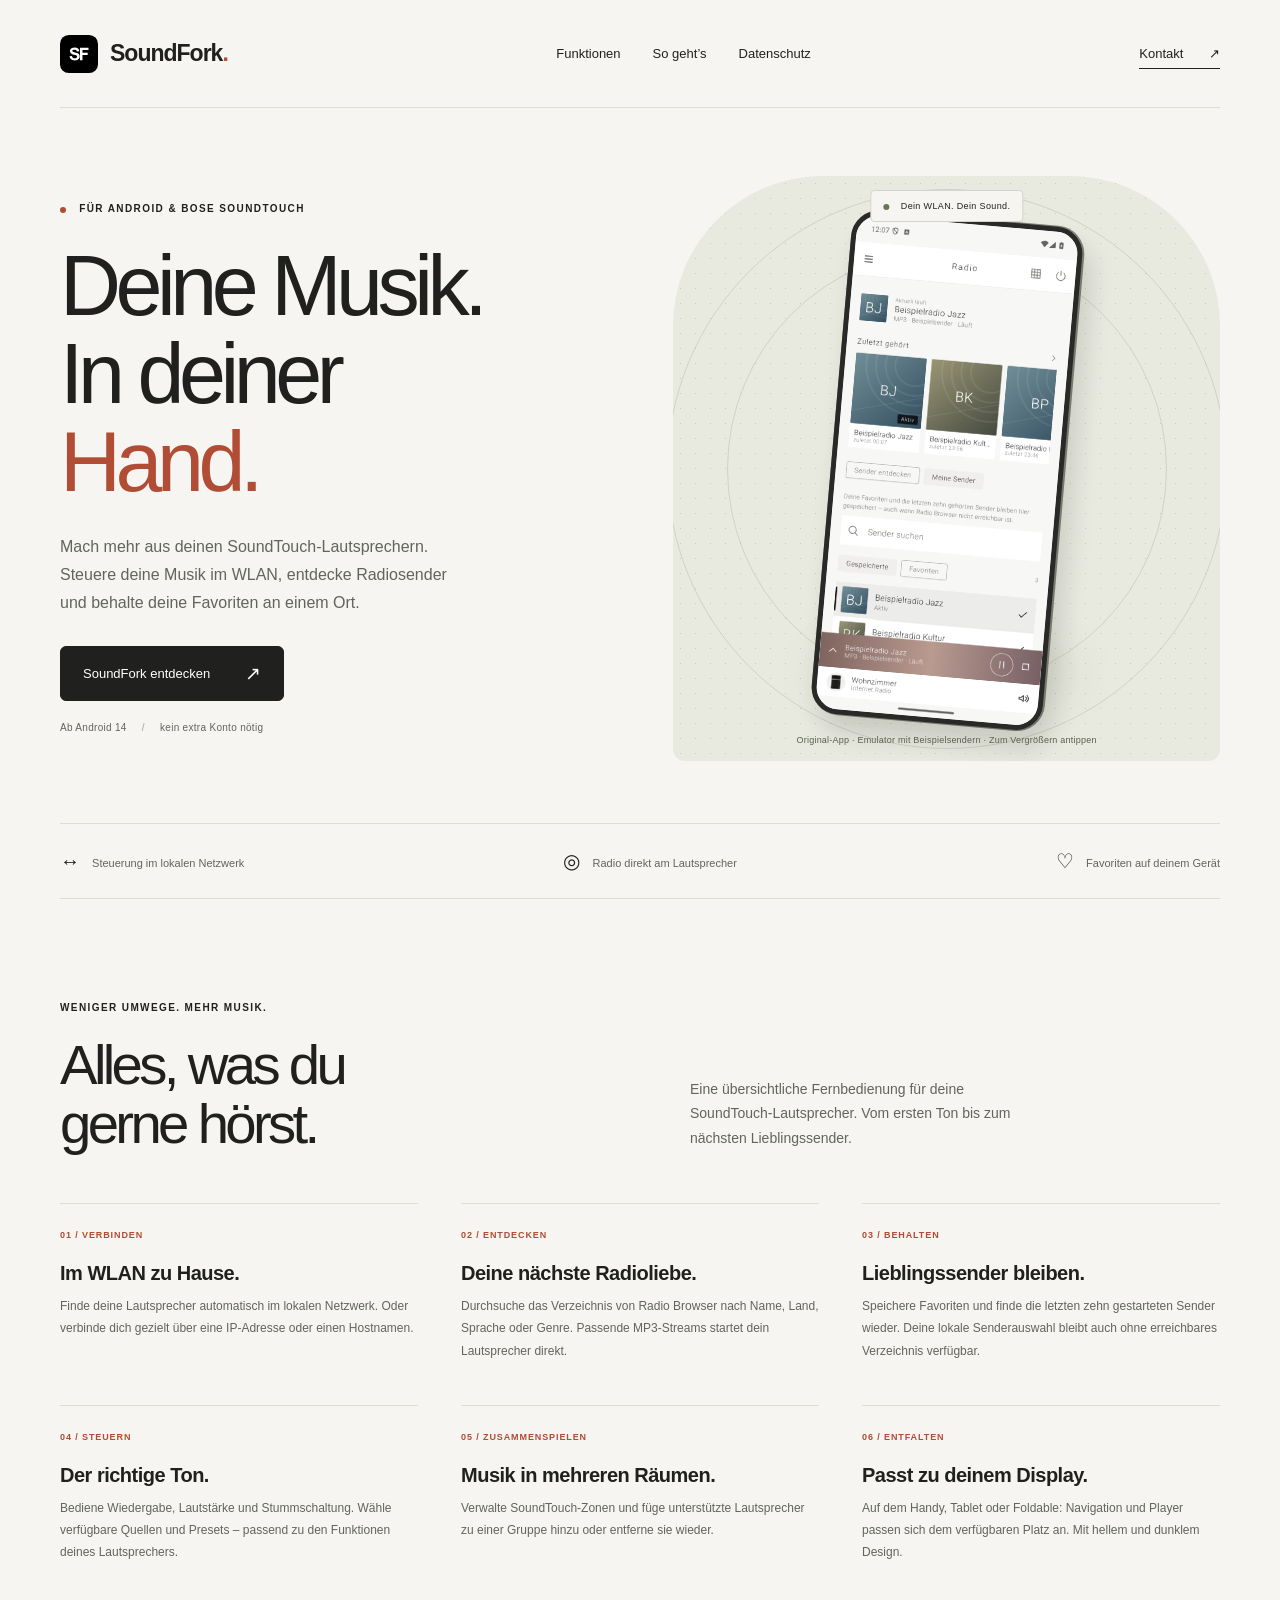
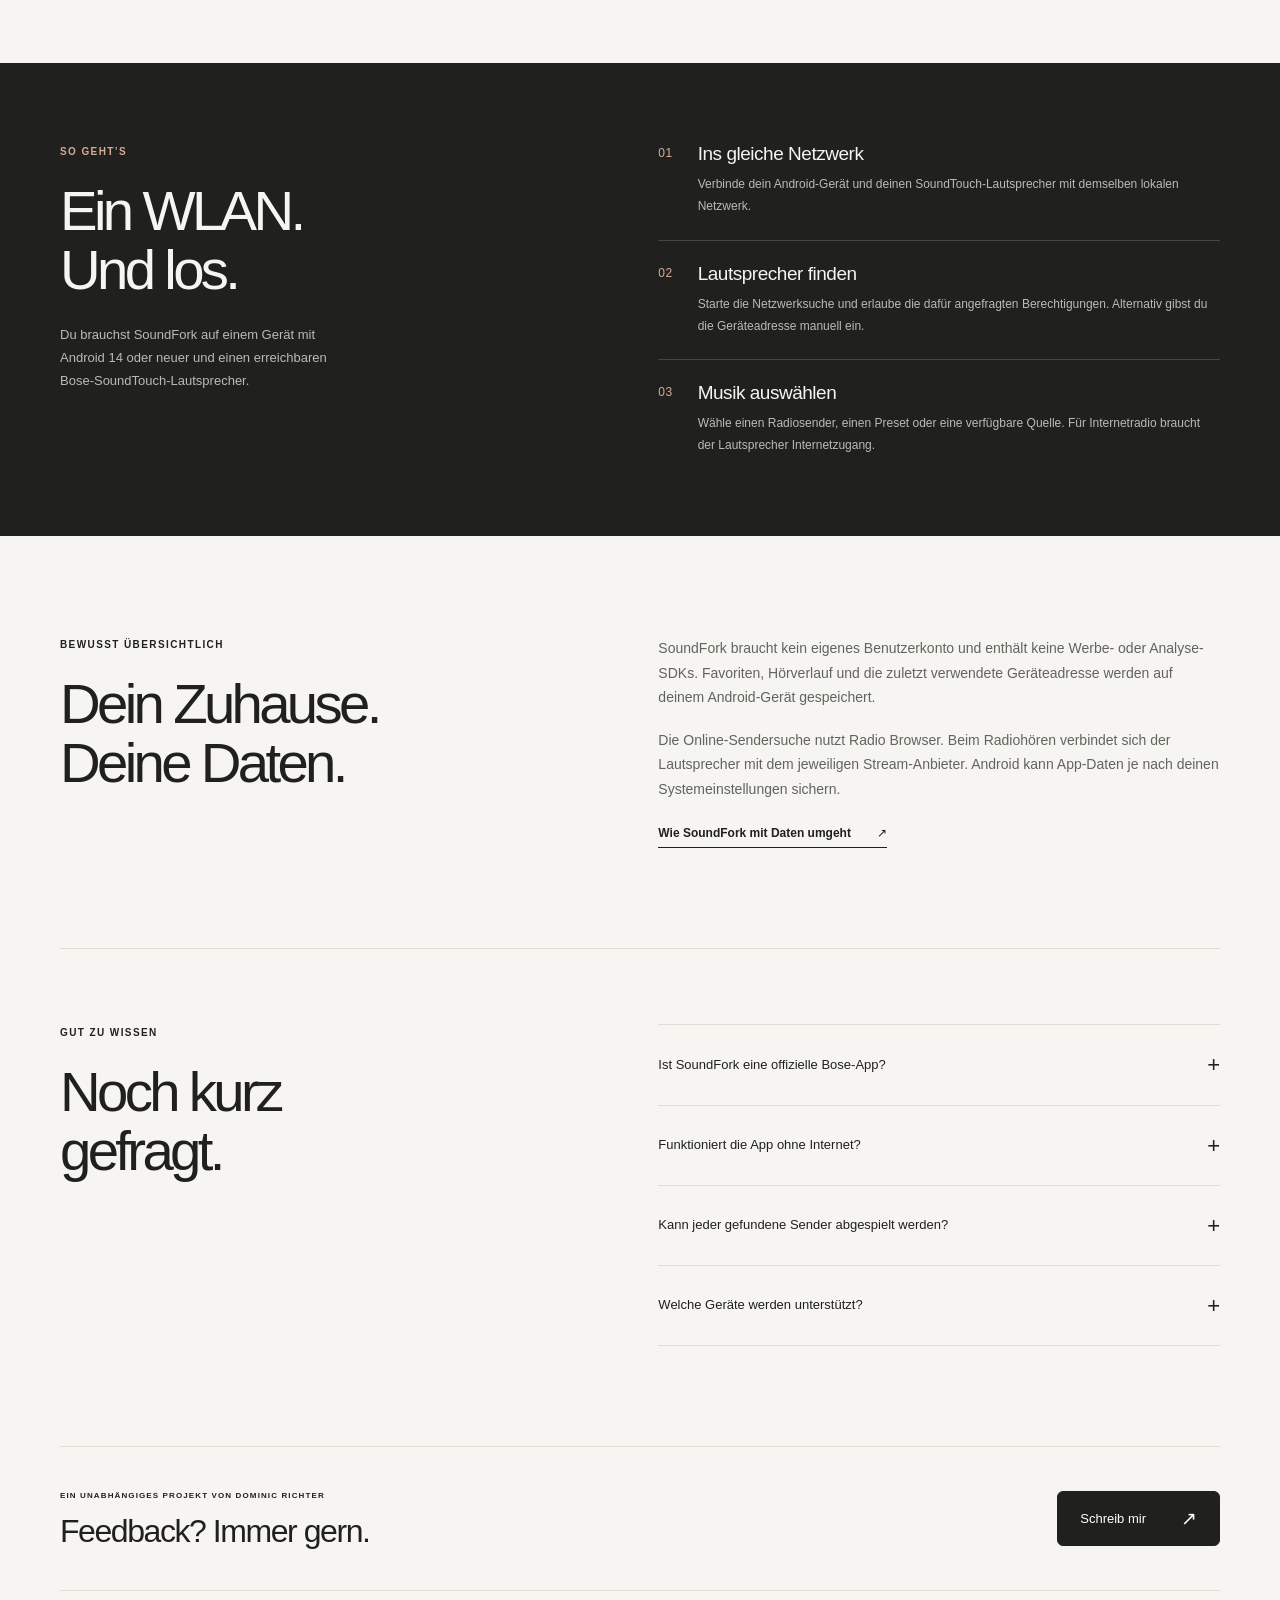
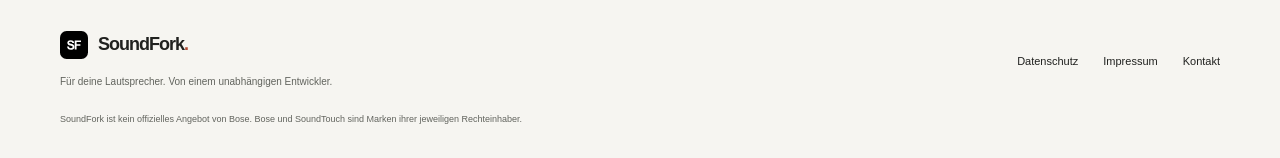
<file: website/index.html>
<!doctype html>
<html lang="de">
<head>
  <meta charset="utf-8">
  <meta name="viewport" content="width=device-width, initial-scale=1">
  <meta name="description" content="SoundFork für Android: Bose SoundTouch im lokalen Netzwerk steuern, Radiosender entdecken und Lieblingssender speichern. Ein unabhängiges Projekt.">
  <meta name="theme-color" content="#f6f5f1">
  <meta name="referrer" content="strict-origin-when-cross-origin">
  <title>SoundFork – Deine Musik. In deiner Hand.</title>
  <link rel="icon" href="assets/soundfork-logo.svg" type="image/svg+xml">
  <link rel="stylesheet" href="styles.css">
</head>
<body>
  <a class="skip-link" href="#inhalt">Zum Inhalt springen</a>
  <header class="site-header wrap">
    <a class="brand" href="index.html" aria-label="SoundFork Startseite"><img src="assets/soundfork-logo.svg" alt="" width="38" height="38">SoundFork<span class="brand-dot">.</span></a>
    <nav aria-label="Hauptnavigation">
      <a href="#funktionen">Funktionen</a>
      <a href="#start">So geht’s</a>
      <a href="datenschutz.html">Datenschutz</a>
    </nav>
    <a class="header-contact" href="mailto:kontakt@twitnic.de">Kontakt <span aria-hidden="true">↗</span></a>
  </header>

  <main id="inhalt">
    <section class="hero wrap" aria-labelledby="hero-title">
      <div class="hero-copy">
        <p class="eyebrow"><span class="status-dot"></span> Für Android &amp; Bose SoundTouch</p>
        <h1 id="hero-title">Deine Musik.<br>In deiner<br><span class="accent">Hand.</span></h1>
        <p class="hero-intro">Mach mehr aus deinen SoundTouch-Lautsprechern. Steuere deine Musik im WLAN, entdecke Radiosender und behalte deine Favoriten an einem Ort.</p>
        <a class="button" href="#funktionen">SoundFork entdecken <span aria-hidden="true">↗</span></a>
        <p class="hero-meta">Ab Android 14 <span aria-hidden="true">/</span> kein extra Konto nötig</p>
      </div>

      <figure class="app-stage">
        <div class="stage-orbit orbit-one" aria-hidden="true"></div>
        <div class="stage-orbit orbit-two" aria-hidden="true"></div>
        <div class="stage-label" aria-hidden="true"><span class="status-dot"></span> Dein WLAN. Dein Sound.</div>
        <a class="phone" href="assets/soundfork-app-radio.png" aria-label="Echten SoundFork-Screenshot in voller Größe öffnen">
          <img src="assets/soundfork-app-radio.png" alt="Die tatsächliche SoundFork-Radioansicht mit zuletzt gehörten Sendern, Favoriten und dem Player im hellen Design. Aufnahme im Android-Emulator mit Beispielsendern." width="1280" height="2856" fetchpriority="high">
        </a>
        <figcaption>Original-App · Emulator mit Beispielsendern · Zum Vergrößern antippen</figcaption>
      </figure>
    </section>

    <div class="principles wrap" aria-label="Das Wichtigste">
      <span><span class="small-symbol" aria-hidden="true">↔</span> Steuerung im lokalen Netzwerk</span>
      <span><span class="small-symbol" aria-hidden="true">◎</span> Radio direkt am Lautsprecher</span>
      <span><span class="small-symbol" aria-hidden="true">♡</span> Favoriten auf deinem Gerät</span>
    </div>

    <section class="features section wrap" id="funktionen" aria-labelledby="features-title">
      <div class="section-heading"><p class="eyebrow">Weniger Umwege. Mehr Musik.</p><h2 id="features-title">Alles, was du<br>gerne hörst.</h2><p>Eine übersichtliche Fernbedienung für deine SoundTouch-Lautsprecher. Vom ersten Ton bis zum nächsten Lieblingssender.</p></div>
      <div class="feature-grid">
        <article class="feature"><span class="feature-number">01 / VERBINDEN</span><h3>Im WLAN zu Hause.</h3><p>Finde deine Lautsprecher automatisch im lokalen Netzwerk. Oder verbinde dich gezielt über eine IP-Adresse oder einen Hostnamen.</p></article>
        <article class="feature"><span class="feature-number">02 / ENTDECKEN</span><h3>Deine nächste Radioliebe.</h3><p>Durchsuche das Verzeichnis von Radio Browser nach Name, Land, Sprache oder Genre. Passende MP3-Streams startet dein Lautsprecher direkt.</p></article>
        <article class="feature"><span class="feature-number">03 / BEHALTEN</span><h3>Lieblingssender bleiben.</h3><p>Speichere Favoriten und finde die letzten zehn gestarteten Sender wieder. Deine lokale Senderauswahl bleibt auch ohne erreichbares Verzeichnis verfügbar.</p></article>
        <article class="feature"><span class="feature-number">04 / STEUERN</span><h3>Der richtige Ton.</h3><p>Bediene Wiedergabe, Lautstärke und Stummschaltung. Wähle verfügbare Quellen und Presets – passend zu den Funktionen deines Lautsprechers.</p></article>
        <article class="feature"><span class="feature-number">05 / ZUSAMMENSPIELEN</span><h3>Musik in mehreren Räumen.</h3><p>Verwalte SoundTouch-Zonen und füge unterstützte Lautsprecher zu einer Gruppe hinzu oder entferne sie wieder.</p></article>
        <article class="feature"><span class="feature-number">06 / ENTFALTEN</span><h3>Passt zu deinem Display.</h3><p>Auf dem Handy, Tablet oder Foldable: Navigation und Player passen sich dem verfügbaren Platz an. Mit hellem und dunklem Design.</p></article>
      </div>
    </section>

    <section class="setup-section" id="start" aria-labelledby="setup-title">
      <div class="wrap setup-inner">
        <div class="setup-heading"><p class="eyebrow">So geht’s</p><h2 id="setup-title">Ein WLAN.<br>Und los.</h2><p>Du brauchst SoundFork auf einem Gerät mit Android 14 oder neuer und einen erreichbaren Bose-SoundTouch-Lautsprecher.</p></div>
        <ol class="steps">
          <li><span class="step-number">01</span><div><h3>Ins gleiche Netzwerk</h3><p>Verbinde dein Android-Gerät und deinen SoundTouch-Lautsprecher mit demselben lokalen Netzwerk.</p></div></li>
          <li><span class="step-number">02</span><div><h3>Lautsprecher finden</h3><p>Starte die Netzwerksuche und erlaube die dafür angefragten Berechtigungen. Alternativ gibst du die Geräteadresse manuell ein.</p></div></li>
          <li><span class="step-number">03</span><div><h3>Musik auswählen</h3><p>Wähle einen Radiosender, einen Preset oder eine verfügbare Quelle. Für Internetradio braucht der Lautsprecher Internetzugang.</p></div></li>
        </ol>
      </div>
    </section>

    <section class="privacy-teaser section wrap" aria-labelledby="privacy-title">
      <div><p class="eyebrow">Bewusst übersichtlich</p><h2 id="privacy-title">Dein Zuhause.<br>Deine Daten.</h2></div>
      <div class="privacy-copy"><p>SoundFork braucht kein eigenes Benutzerkonto und enthält keine Werbe- oder Analyse-SDKs. Favoriten, Hörverlauf und die zuletzt verwendete Geräteadresse werden auf deinem Android-Gerät gespeichert.</p><p>Die Online-Sendersuche nutzt Radio Browser. Beim Radiohören verbindet sich der Lautsprecher mit dem jeweiligen Stream-Anbieter. Android kann App-Daten je nach deinen Systemeinstellungen sichern.</p><a class="text-link" href="datenschutz.html">Wie SoundFork mit Daten umgeht <span aria-hidden="true">↗</span></a></div>
    </section>

    <section class="faq section wrap" aria-labelledby="faq-title">
      <div><p class="eyebrow">Gut zu wissen</p><h2 id="faq-title">Noch kurz<br>gefragt.</h2></div>
      <div class="faq-items">
        <details><summary>Ist SoundFork eine offizielle Bose-App?<span aria-hidden="true">+</span></summary><p>SoundFork ist ein unabhängiges Projekt von Dominic Richter. Es besteht keine geschäftliche oder organisatorische Verbindung zu Bose. Bose und SoundTouch sind Marken ihrer jeweiligen Rechteinhaber.</p></details>
        <details><summary>Funktioniert die App ohne Internet?<span aria-hidden="true">+</span></summary><p>Die lokale Lautsprechersteuerung benötigt eine Verbindung zum Lautsprecher im Netzwerk. Gespeicherte Sender lassen sich ohne Verzeichnissuche auswählen. Für die Online-Suche und für Internetradio ist weiterhin Internetzugang erforderlich.</p></details>
        <details><summary>Kann jeder gefundene Sender abgespielt werden?<span aria-hidden="true">+</span></summary><p>Die Suche berücksichtigt MP3-Streams ohne HLS. Ob ein Stream auf deinem SoundTouch funktioniert, hängt zusätzlich von Sender und Gerät ab. SoundFork kennzeichnet einen Sender für das jeweilige Gerät als bestätigt, wenn der Lautsprecher die passende laufende Wiedergabe gemeldet hat. Das ist keine dauerhafte Wiedergabegarantie.</p></details>
        <details><summary>Welche Geräte werden unterstützt?<span aria-hidden="true">+</span></summary><p>SoundFork richtet sich an Bose-SoundTouch-Lautsprecher mit erreichbarer lokaler SoundTouch-Schnittstelle. Funktionen hängen vom Modell und dessen Firmware ab. Andere Bose-Produktfamilien sind damit nicht automatisch kompatibel. SoundFork wird vom Entwickler regelmäßig mit einem Pixel-Telefon an einem SoundTouch-Radio getestet.</p></details>
      </div>
    </section>

    <section class="contact-strip wrap" aria-label="Kontakt"><div><p class="eyebrow">Ein unabhängiges Projekt von Dominic Richter</p><h2>Feedback? Immer gern.</h2></div><a class="button" href="mailto:kontakt@twitnic.de">Schreib mir <span aria-hidden="true">↗</span></a></section>
  </main>

  <footer class="site-footer wrap"><div><a class="brand footer-brand" href="index.html"><img src="assets/soundfork-logo.svg" alt="" width="28" height="28">SoundFork<span class="brand-dot">.</span></a><p>Für deine Lautsprecher. Von einem unabhängigen Entwickler.</p></div><nav aria-label="Rechtliches"><a href="datenschutz.html">Datenschutz</a><a href="impressum.html">Impressum</a><a href="mailto:kontakt@twitnic.de">Kontakt</a></nav><p class="trademark">SoundFork ist kein offizielles Angebot von Bose. Bose und SoundTouch sind Marken ihrer jeweiligen Rechteinhaber.</p></footer>
</body>
</html>
</file>
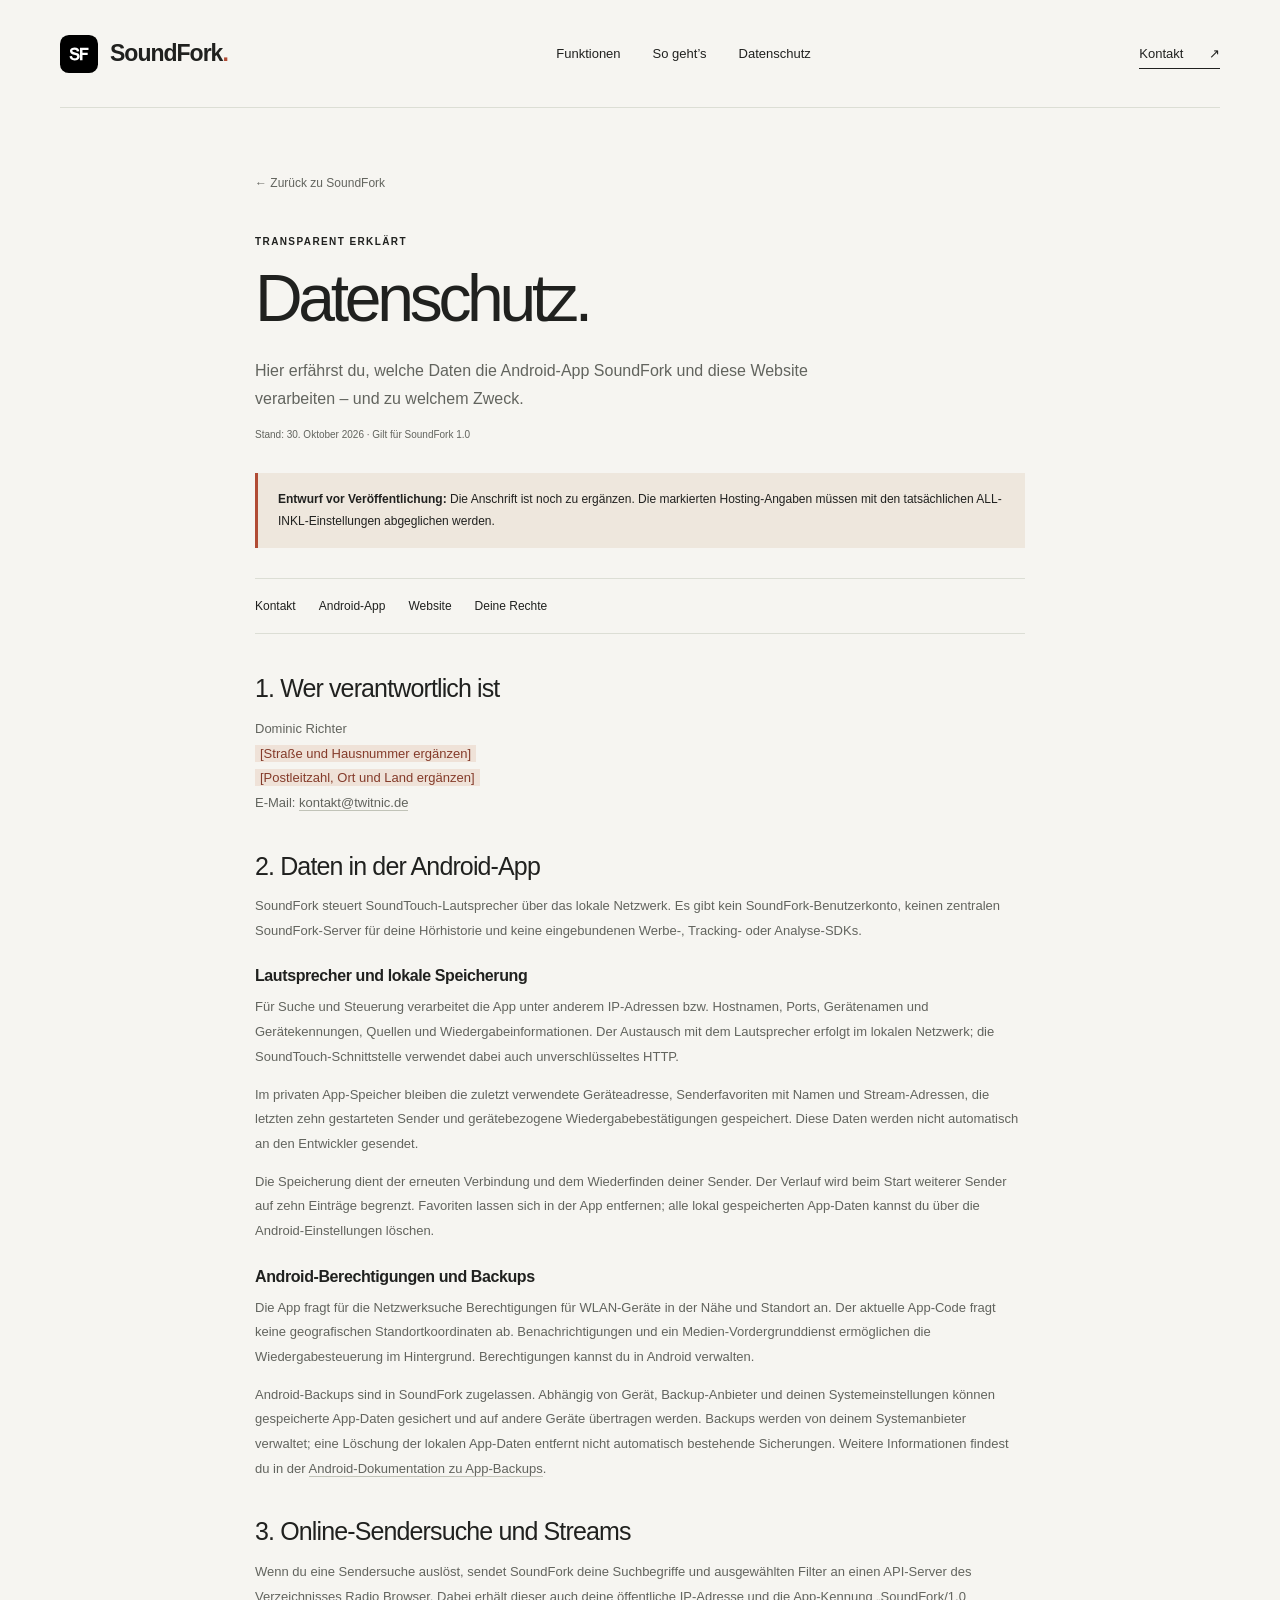
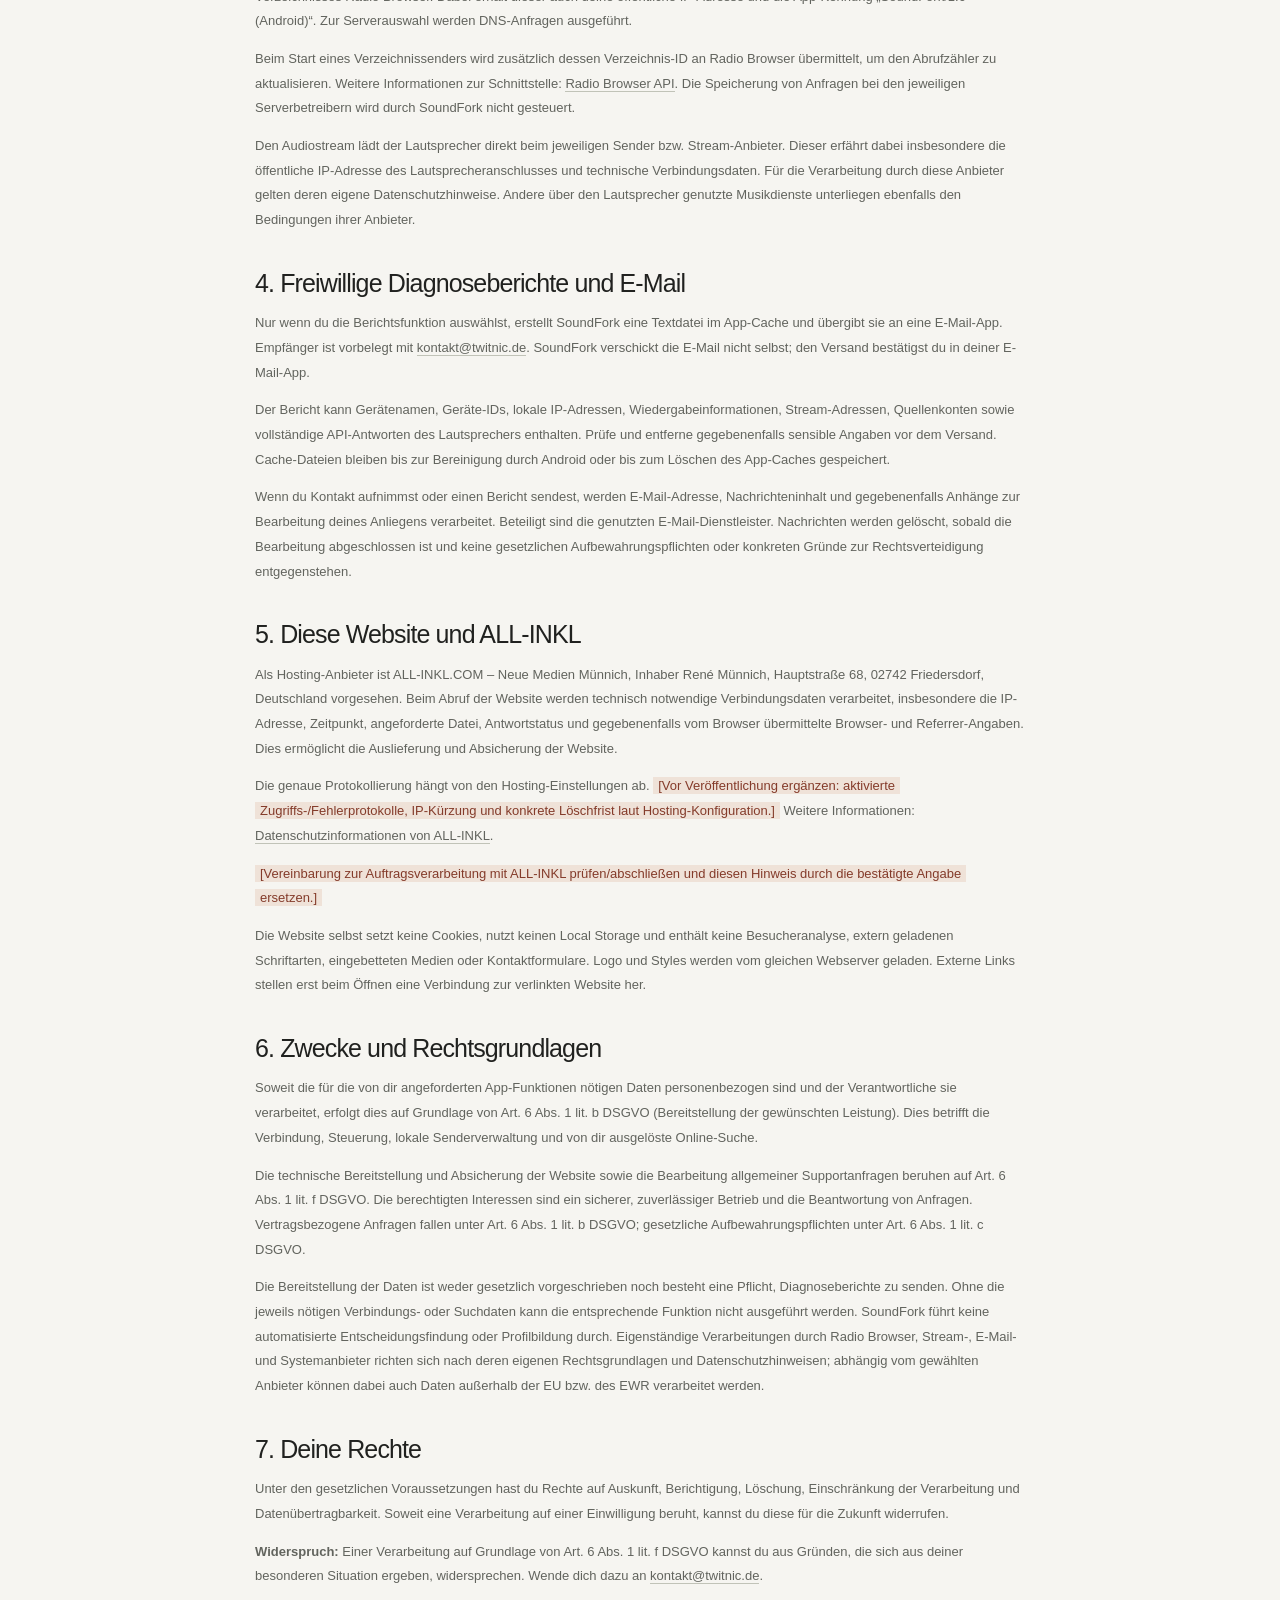
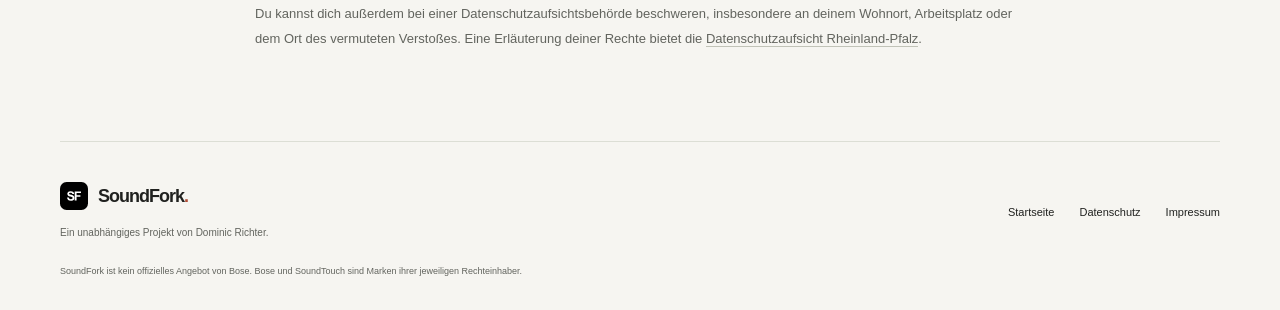
<file: website/datenschutz.html>
<!doctype html>
<html lang="de">
<head>
  <meta charset="utf-8">
  <meta name="viewport" content="width=device-width, initial-scale=1">
  <meta name="description" content="Informationen zum Datenschutz in der Android-App SoundFork und auf dieser Website: lokale Daten, Radio Browser, Diagnoseberichte und Hosting.">
  <meta name="theme-color" content="#f6f5f1">
  <meta name="referrer" content="strict-origin-when-cross-origin">
  <title>Datenschutz – SoundFork</title>
  <link rel="icon" href="assets/soundfork-logo.svg" type="image/svg+xml">
  <link rel="stylesheet" href="styles.css">
</head>
<body>
  <a class="skip-link" href="#inhalt">Zum Inhalt springen</a>
  <header class="site-header wrap">
    <a class="brand" href="index.html" aria-label="SoundFork Startseite"><img src="assets/soundfork-logo.svg" alt="" width="38" height="38">SoundFork<span class="brand-dot">.</span></a>
    <nav aria-label="Hauptnavigation"><a href="index.html#funktionen">Funktionen</a><a href="index.html#start">So geht’s</a><a href="datenschutz.html" aria-current="page">Datenschutz</a></nav>
    <a class="header-contact" href="mailto:kontakt@twitnic.de">Kontakt <span aria-hidden="true">↗</span></a>
  </header>

  <main class="legal-main wrap" id="inhalt">
    <a class="back-link" href="index.html">← Zurück zu SoundFork</a>
    <p class="eyebrow">Transparent erklärt</p>
    <h1>Datenschutz.</h1>
    <p class="legal-intro">Hier erfährst du, welche Daten die Android-App SoundFork und diese Website verarbeiten – und zu welchem Zweck.</p>
    <p class="legal-date">Stand: 30. Oktober 2026 · Gilt für SoundFork 1.0</p>
    <aside class="draft-note" aria-label="Hinweis zum Entwurf"><strong>Entwurf vor Veröffentlichung:</strong> Die Anschrift ist noch zu ergänzen. Die markierten Hosting-Angaben müssen mit den tatsächlichen ALL-INKL-Einstellungen abgeglichen werden.</aside>
    <nav class="legal-toc" aria-label="Inhalt der Datenschutzerklärung"><a href="#verantwortlich">Kontakt</a><a href="#app">Android-App</a><a href="#website">Website</a><a href="#rechte">Deine Rechte</a></nav>

    <section class="legal-section" id="verantwortlich">
      <h2>1. Wer verantwortlich ist</h2>
      <address>Dominic Richter<br><span class="placeholder">[Straße und Hausnummer ergänzen]</span><br><span class="placeholder">[Postleitzahl, Ort und Land ergänzen]</span><br>E-Mail: <a href="mailto:kontakt@twitnic.de">kontakt@twitnic.de</a></address>
    </section>

    <section class="legal-section" id="app">
      <h2>2. Daten in der Android-App</h2>
      <p>SoundFork steuert SoundTouch-Lautsprecher über das lokale Netzwerk. Es gibt kein SoundFork-Benutzerkonto, keinen zentralen SoundFork-Server für deine Hörhistorie und keine eingebundenen Werbe-, Tracking- oder Analyse-SDKs.</p>
      <h3>Lautsprecher und lokale Speicherung</h3>
      <p>Für Suche und Steuerung verarbeitet die App unter anderem IP-Adressen bzw. Hostnamen, Ports, Gerätenamen und Gerätekennungen, Quellen und Wiedergabeinformationen. Der Austausch mit dem Lautsprecher erfolgt im lokalen Netzwerk; die SoundTouch-Schnittstelle verwendet dabei auch unverschlüsseltes HTTP.</p>
      <p>Im privaten App-Speicher bleiben die zuletzt verwendete Geräteadresse, Senderfavoriten mit Namen und Stream-Adressen, die letzten zehn gestarteten Sender und gerätebezogene Wiedergabebestätigungen gespeichert. Diese Daten werden nicht automatisch an den Entwickler gesendet.</p>
      <p>Die Speicherung dient der erneuten Verbindung und dem Wiederfinden deiner Sender. Der Verlauf wird beim Start weiterer Sender auf zehn Einträge begrenzt. Favoriten lassen sich in der App entfernen; alle lokal gespeicherten App-Daten kannst du über die Android-Einstellungen löschen.</p>
      <h3>Android-Berechtigungen und Backups</h3>
      <p>Die App fragt für die Netzwerksuche Berechtigungen für WLAN-Geräte in der Nähe und Standort an. Der aktuelle App-Code fragt keine geografischen Standortkoordinaten ab. Benachrichtigungen und ein Medien-Vordergrunddienst ermöglichen die Wiedergabesteuerung im Hintergrund. Berechtigungen kannst du in Android verwalten.</p>
      <p>Android-Backups sind in SoundFork zugelassen. Abhängig von Gerät, Backup-Anbieter und deinen Systemeinstellungen können gespeicherte App-Daten gesichert und auf andere Geräte übertragen werden. Backups werden von deinem Systemanbieter verwaltet; eine Löschung der lokalen App-Daten entfernt nicht automatisch bestehende Sicherungen. Weitere Informationen findest du in der <a href="https://developer.android.com/identity/data/autobackup">Android-Dokumentation zu App-Backups</a>.</p>
    </section>

    <section class="legal-section" id="radio">
      <h2>3. Online-Sendersuche und Streams</h2>
      <p>Wenn du eine Sendersuche auslöst, sendet SoundFork deine Suchbegriffe und ausgewählten Filter an einen API-Server des Verzeichnisses Radio Browser. Dabei erhält dieser auch deine öffentliche IP-Adresse und die App-Kennung „SoundFork/1.0 (Android)“. Zur Serverauswahl werden DNS-Anfragen ausgeführt.</p>
      <p>Beim Start eines Verzeichnissenders wird zusätzlich dessen Verzeichnis-ID an Radio Browser übermittelt, um den Abrufzähler zu aktualisieren. Weitere Informationen zur Schnittstelle: <a href="https://docs.radio-browser.info/">Radio Browser API</a>. Die Speicherung von Anfragen bei den jeweiligen Serverbetreibern wird durch SoundFork nicht gesteuert.</p>
      <p>Den Audiostream lädt der Lautsprecher direkt beim jeweiligen Sender bzw. Stream-Anbieter. Dieser erfährt dabei insbesondere die öffentliche IP-Adresse des Lautsprecheranschlusses und technische Verbindungsdaten. Für die Verarbeitung durch diese Anbieter gelten deren eigene Datenschutzhinweise. Andere über den Lautsprecher genutzte Musikdienste unterliegen ebenfalls den Bedingungen ihrer Anbieter.</p>
    </section>

    <section class="legal-section" id="berichte">
      <h2>4. Freiwillige Diagnoseberichte und E-Mail</h2>
      <p>Nur wenn du die Berichtsfunktion auswählst, erstellt SoundFork eine Textdatei im App-Cache und übergibt sie an eine E-Mail-App. Empfänger ist vorbelegt mit <a href="mailto:kontakt@twitnic.de">kontakt@twitnic.de</a>. SoundFork verschickt die E-Mail nicht selbst; den Versand bestätigst du in deiner E-Mail-App.</p>
      <p>Der Bericht kann Gerätenamen, Geräte-IDs, lokale IP-Adressen, Wiedergabeinformationen, Stream-Adressen, Quellenkonten sowie vollständige API-Antworten des Lautsprechers enthalten. Prüfe und entferne gegebenenfalls sensible Angaben vor dem Versand. Cache-Dateien bleiben bis zur Bereinigung durch Android oder bis zum Löschen des App-Caches gespeichert.</p>
      <p>Wenn du Kontakt aufnimmst oder einen Bericht sendest, werden E-Mail-Adresse, Nachrichteninhalt und gegebenenfalls Anhänge zur Bearbeitung deines Anliegens verarbeitet. Beteiligt sind die genutzten E-Mail-Dienstleister. Nachrichten werden gelöscht, sobald die Bearbeitung abgeschlossen ist und keine gesetzlichen Aufbewahrungspflichten oder konkreten Gründe zur Rechtsverteidigung entgegenstehen.</p>
    </section>

    <section class="legal-section" id="website">
      <h2>5. Diese Website und ALL-INKL</h2>
      <p>Als Hosting-Anbieter ist ALL-INKL.COM – Neue Medien Münnich, Inhaber René Münnich, Hauptstraße 68, 02742 Friedersdorf, Deutschland vorgesehen. Beim Abruf der Website werden technisch notwendige Verbindungsdaten verarbeitet, insbesondere die IP-Adresse, Zeitpunkt, angeforderte Datei, Antwortstatus und gegebenenfalls vom Browser übermittelte Browser- und Referrer-Angaben. Dies ermöglicht die Auslieferung und Absicherung der Website.</p>
      <p>Die genaue Protokollierung hängt von den Hosting-Einstellungen ab. <span class="placeholder">[Vor Veröffentlichung ergänzen: aktivierte Zugriffs-/Fehlerprotokolle, IP-Kürzung und konkrete Löschfrist laut Hosting-Konfiguration.]</span> Weitere Informationen: <a href="https://all-inkl.com/datenschutzinformationen/">Datenschutzinformationen von ALL-INKL</a>.</p>
      <p><span class="placeholder">[Vereinbarung zur Auftragsverarbeitung mit ALL-INKL prüfen/abschließen und diesen Hinweis durch die bestätigte Angabe ersetzen.]</span></p>
      <p>Die Website selbst setzt keine Cookies, nutzt keinen Local Storage und enthält keine Besucheranalyse, extern geladenen Schriftarten, eingebetteten Medien oder Kontaktformulare. Logo und Styles werden vom gleichen Webserver geladen. Externe Links stellen erst beim Öffnen eine Verbindung zur verlinkten Website her.</p>
    </section>

    <section class="legal-section" id="grundlagen">
      <h2>6. Zwecke und Rechtsgrundlagen</h2>
      <p>Soweit die für die von dir angeforderten App-Funktionen nötigen Daten personenbezogen sind und der Verantwortliche sie verarbeitet, erfolgt dies auf Grundlage von Art. 6 Abs. 1 lit. b DSGVO (Bereitstellung der gewünschten Leistung). Dies betrifft die Verbindung, Steuerung, lokale Senderverwaltung und von dir ausgelöste Online-Suche.</p>
      <p>Die technische Bereitstellung und Absicherung der Website sowie die Bearbeitung allgemeiner Supportanfragen beruhen auf Art. 6 Abs. 1 lit. f DSGVO. Die berechtigten Interessen sind ein sicherer, zuverlässiger Betrieb und die Beantwortung von Anfragen. Vertragsbezogene Anfragen fallen unter Art. 6 Abs. 1 lit. b DSGVO; gesetzliche Aufbewahrungspflichten unter Art. 6 Abs. 1 lit. c DSGVO.</p>
      <p>Die Bereitstellung der Daten ist weder gesetzlich vorgeschrieben noch besteht eine Pflicht, Diagnoseberichte zu senden. Ohne die jeweils nötigen Verbindungs- oder Suchdaten kann die entsprechende Funktion nicht ausgeführt werden. SoundFork führt keine automatisierte Entscheidungsfindung oder Profilbildung durch. Eigenständige Verarbeitungen durch Radio Browser, Stream-, E-Mail- und Systemanbieter richten sich nach deren eigenen Rechtsgrundlagen und Datenschutzhinweisen; abhängig vom gewählten Anbieter können dabei auch Daten außerhalb der EU bzw. des EWR verarbeitet werden.</p>
    </section>

    <section class="legal-section" id="rechte">
      <h2>7. Deine Rechte</h2>
      <p>Unter den gesetzlichen Voraussetzungen hast du Rechte auf Auskunft, Berichtigung, Löschung, Einschränkung der Verarbeitung und Datenübertragbarkeit. Soweit eine Verarbeitung auf einer Einwilligung beruht, kannst du diese für die Zukunft widerrufen.</p>
      <p><strong>Widerspruch:</strong> Einer Verarbeitung auf Grundlage von Art. 6 Abs. 1 lit. f DSGVO kannst du aus Gründen, die sich aus deiner besonderen Situation ergeben, widersprechen. Wende dich dazu an <a href="mailto:kontakt@twitnic.de">kontakt@twitnic.de</a>.</p>
      <p>Du kannst dich außerdem bei einer Datenschutzaufsichtsbehörde beschweren, insbesondere an deinem Wohnort, Arbeitsplatz oder dem Ort des vermuteten Verstoßes. Eine Erläuterung deiner Rechte bietet die <a href="https://www.datenschutz.rlp.de/buergerinnen-/-buerger/ihre-rechte">Datenschutzaufsicht Rheinland-Pfalz</a>.</p>
    </section>
  </main>

  <footer class="site-footer wrap"><div><a class="brand footer-brand" href="index.html"><img src="assets/soundfork-logo.svg" alt="" width="28" height="28">SoundFork<span class="brand-dot">.</span></a><p>Ein unabhängiges Projekt von Dominic Richter.</p></div><nav aria-label="Rechtliches"><a href="index.html">Startseite</a><a href="datenschutz.html" aria-current="page">Datenschutz</a><a href="impressum.html">Impressum</a></nav><p class="trademark">SoundFork ist kein offizielles Angebot von Bose. Bose und SoundTouch sind Marken ihrer jeweiligen Rechteinhaber.</p></footer>
</body>
</html>
</file>
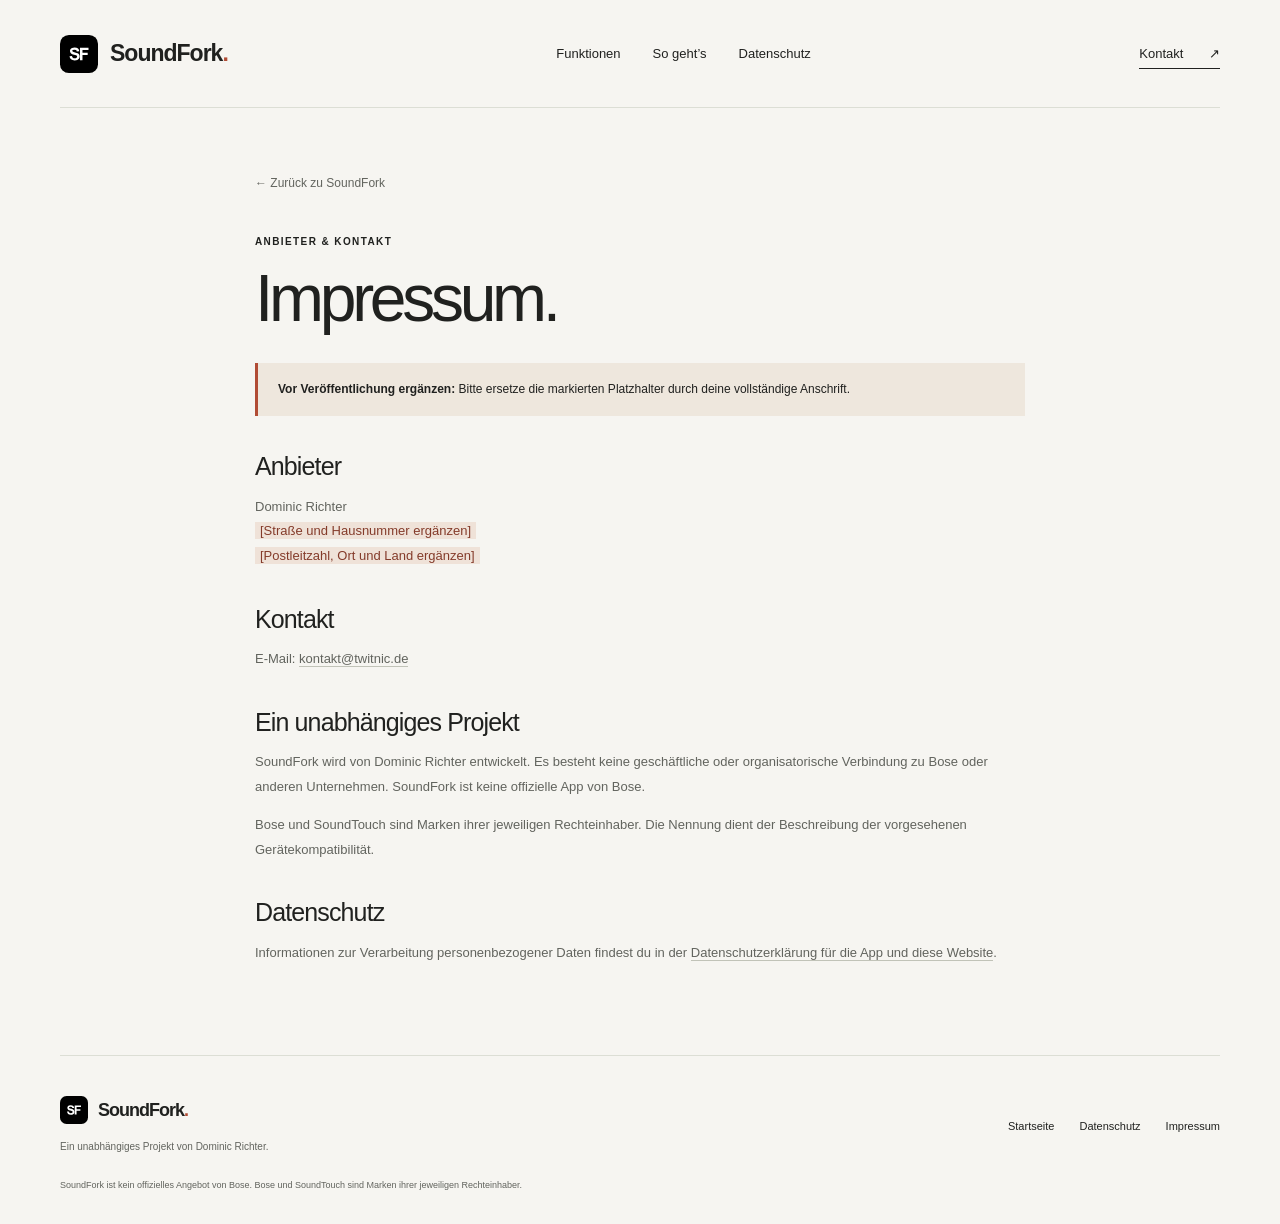
<file: website/impressum.html>
<!doctype html>
<html lang="de">
<head>
  <meta charset="utf-8">
  <meta name="viewport" content="width=device-width, initial-scale=1">
  <meta name="description" content="Anbieter und Kontakt für SoundFork, ein unabhängiges Android-Projekt von Dominic Richter.">
  <meta name="theme-color" content="#f6f5f1">
  <meta name="referrer" content="strict-origin-when-cross-origin">
  <title>Impressum – SoundFork</title>
  <link rel="icon" href="assets/soundfork-logo.svg" type="image/svg+xml">
  <link rel="stylesheet" href="styles.css">
</head>
<body>
  <a class="skip-link" href="#inhalt">Zum Inhalt springen</a>
  <header class="site-header wrap">
    <a class="brand" href="index.html" aria-label="SoundFork Startseite"><img src="assets/soundfork-logo.svg" alt="" width="38" height="38">SoundFork<span class="brand-dot">.</span></a>
    <nav aria-label="Hauptnavigation"><a href="index.html#funktionen">Funktionen</a><a href="index.html#start">So geht’s</a><a href="datenschutz.html">Datenschutz</a></nav>
    <a class="header-contact" href="mailto:kontakt@twitnic.de">Kontakt <span aria-hidden="true">↗</span></a>
  </header>

  <main class="legal-main wrap" id="inhalt">
    <a class="back-link" href="index.html">← Zurück zu SoundFork</a>
    <p class="eyebrow">Anbieter &amp; Kontakt</p>
    <h1>Impressum.</h1>
    <aside class="draft-note"><strong>Vor Veröffentlichung ergänzen:</strong> Bitte ersetze die markierten Platzhalter durch deine vollständige Anschrift.</aside>
    <section class="legal-section"><h2>Anbieter</h2><address>Dominic Richter<br><span class="placeholder">[Straße und Hausnummer ergänzen]</span><br><span class="placeholder">[Postleitzahl, Ort und Land ergänzen]</span></address></section>
    <section class="legal-section"><h2>Kontakt</h2><p>E-Mail: <a href="mailto:kontakt@twitnic.de">kontakt@twitnic.de</a></p></section>
    <section class="legal-section"><h2>Ein unabhängiges Projekt</h2><p>SoundFork wird von Dominic Richter entwickelt. Es besteht keine geschäftliche oder organisatorische Verbindung zu Bose oder anderen Unternehmen. SoundFork ist keine offizielle App von Bose.</p><p>Bose und SoundTouch sind Marken ihrer jeweiligen Rechteinhaber. Die Nennung dient der Beschreibung der vorgesehenen Gerätekompatibilität.</p></section>
    <section class="legal-section"><h2>Datenschutz</h2><p>Informationen zur Verarbeitung personenbezogener Daten findest du in der <a href="datenschutz.html">Datenschutzerklärung für die App und diese Website</a>.</p></section>
  </main>

  <footer class="site-footer wrap"><div><a class="brand footer-brand" href="index.html"><img src="assets/soundfork-logo.svg" alt="" width="28" height="28">SoundFork<span class="brand-dot">.</span></a><p>Ein unabhängiges Projekt von Dominic Richter.</p></div><nav aria-label="Rechtliches"><a href="index.html">Startseite</a><a href="datenschutz.html">Datenschutz</a><a href="impressum.html" aria-current="page">Impressum</a></nav><p class="trademark">SoundFork ist kein offizielles Angebot von Bose. Bose und SoundTouch sind Marken ihrer jeweiligen Rechteinhaber.</p></footer>
</body>
</html>
</file>
<file: website/styles.css>
@charset "UTF-8";
:root {
  --paper:#f6f5f1;
  --ink:#20211f;
  --muted:#62645e;
  --line:#dcded5;
  --accent:#b14c35;
  --soft:#e8e9df;
  --white:#fff;
  --radius:6px;
  color-scheme:light;
  font-family:-apple-system,BlinkMacSystemFont,"Segoe UI",Helvetica,Arial,sans-serif;
  color:var(--ink);
  background:var(--paper);
  font-synthesis:none;
}

* {
  box-sizing:border-box;
}

html {
  scroll-behavior:smooth;
  scroll-padding-top:28px;
}

body {
  margin:0;
}

a {
  color:inherit;
  text-decoration:none;
}

a,button,summary {
  -webkit-tap-highlight-color:transparent;
}

a:focus-visible,summary:focus-visible {
  outline:3px solid var(--accent);
  outline-offset:6px;
  border-radius:3px;
}

img {
  max-width:100%;
  height:auto;
}

h1,h2,h3,p,figure {
  margin:0;
}

p {
  line-height:1.75;
}

h1,h2,h3 {
  text-wrap:balance;
}

h1,h2 {
  font-weight:500;
  letter-spacing:-.065em;
  line-height:1.04;
}

h3 {
  font-weight:550;
  letter-spacing:-.025em;
}

::selection {
  background:#e9bcae;
  color:var(--ink);
}

.wrap {
  width:min(1160px,calc(100% - 96px));
  margin-inline:auto;
}

.skip-link {
  position:absolute;
  top:-100px;
  left:20px;
  padding:12px 20px;
  background:var(--ink);
  color:var(--white);
  z-index:10;
}

.skip-link:focus {
  top:12px;
}

.site-header {
  min-height:108px;
  display:flex;
  align-items:center;
  justify-content:space-between;
  gap:32px;
  border-bottom:1px solid var(--line);
}

.brand {
  display:inline-flex;
  align-items:center;
  font-size:23px;
  letter-spacing:-1px;
  font-weight:650;
  flex-shrink:0;
}

.brand img {
  margin-right:12px;
  flex-shrink:0;
}

.brand-dot {
  color:var(--accent);
}

.site-header nav {
  display:flex;
  gap:32px;
  font-size:13px;
}

.site-header nav a,.site-footer nav a {
  padding-block:10px;
}

.site-header nav a:hover,.site-footer nav a:hover {
  color:var(--accent);
}

.header-contact {
  font-size:13px;
  border-bottom:1px solid var(--ink);
  padding:7px 0;
}

.header-contact span {
  margin-left:22px;
}

.hero {
  display:grid;
  grid-template-columns:1.03fr 1fr;
  align-items:center;
  gap:50px;
  padding-block:68px 62px;
}

.eyebrow {
  text-transform:uppercase;
  letter-spacing:.14em;
  font-size:10px;
  line-height:1.7;
  font-weight:650;
}

.status-dot {
  display:inline-block;
  width:6px;
  height:6px;
  border-radius:50%;
  background:var(--accent);
  margin-right:9px;
  vertical-align:middle;
}

.hero h1 {
  font-size:clamp(65px,6.6vw,91px);
  margin-block:26px;
}

.accent {
  color:var(--accent);
}

.hero-intro {
  font-size:16px;
  color:var(--muted);
  max-width:405px;
  margin-bottom:29px;
}

.button {
  display:inline-flex;
  justify-content:space-between;
  align-items:center;
  gap:35px;
  padding:17px 22px;
  background:var(--ink);
  color:var(--white);
  border:1px solid var(--ink);
  border-radius:var(--radius);
  font-size:13px;
  font-weight:500;
  transition:background .15s,transform .15s;
}

.button:hover {
  background:#41433c;
  transform:translateY(-2px);
}

.button span {
  font-size:19px;
  line-height:1;
}

.hero-meta {
  font-size:10px;
  color:var(--muted);
  margin-top:18px;
  letter-spacing:.03em;
}

.hero-meta span {
  margin-inline:12px;
  color:#a2a49b;
}

.app-stage {
  position:relative;
  min-height:585px;
  display:flex;
  align-items:center;
  justify-content:center;
  background-color:var(--soft);
  background-image:radial-gradient(#c7cabd .7px,transparent .7px);
  background-size:15px 15px;
  border-radius:150px 150px 12px 12px;
  isolation:isolate;
  overflow:hidden;
}

.app-stage:before {
  content:"";
  position:absolute;
  bottom:72px;
  width:260px;
  height:30px;
  background:#333c2733;
  filter:blur(24px);
  border-radius:50%;
  z-index:-1;
}

.stage-orbit {
  position:absolute;
  border:1px solid #b9bdad88;
  border-radius:50%;
  z-index:-1;
  aspect-ratio:1;
}

.orbit-one {
  width:440px;
}

.orbit-two {
  width:560px;
}

.stage-label {
  position:absolute;
  left:50%;
  top:14px;
  transform:translateX(-50%);
  z-index:2;
  background:var(--paper);
  border:1px solid #d3d5cb;
  border-radius:4px;
  padding:10px 12px;
  font-size:9px;
  letter-spacing:.04em;
}

.stage-label .status-dot {
  background:#687653;
}

.phone {
  display:block;
  position:relative;
  margin-top:4px;
  width:232px;
  overflow:hidden;
  background:#fafaf9;
  border:5px solid #292a27;
  border-radius:27px;
  box-shadow:10px 18px 24px #262b2426,1px 0 0 1px #81847a;
  transform:rotate(5deg);
}

.phone img {
  display:block;
  width:100%;
  height:auto;
}

.app-stage figcaption {
  position:absolute;
  bottom:16px;
  color:#59604e;
  font-size:9px;
  letter-spacing:.025em;
  max-width:calc(100% - 32px);
  text-align:center;
}

.principles {
  display:flex;
  align-items:center;
  justify-content:space-between;
  gap:24px;
  border-block:1px solid var(--line);
  padding-block:25px;
  font-size:11px;
  color:var(--muted);
}

.small-symbol {
  font-size:20px;
  margin-right:9px;
  vertical-align:-1px;
  color:var(--ink);
}

.section {
  padding-block:100px;
}

.section-heading {
  display:grid;
  grid-template-columns:1fr 1fr;
  column-gap:100px;
  align-items:end;
}

.section-heading .eyebrow {
  grid-column:1/-1;
  margin-bottom:20px;
}

h2 {
  font-size:clamp(38px,4.4vw,57px);
}

.section-heading>p:last-child {
  font-size:14px;
  color:var(--muted);
  max-width:360px;
  padding-bottom:3px;
}

.feature-grid {
  margin-top:50px;
  display:grid;
  grid-template-columns:repeat(3,1fr);
  column-gap:43px;
  row-gap:43px;
}

.feature {
  border-top:1px solid var(--line);
  padding-top:20px;
}

.feature-number {
  font-size:9px;
  color:var(--accent);
  letter-spacing:.1em;
  font-weight:600;
}

.feature h3 {
  font-size:20px;
  margin-block:20px 10px;
}

.feature p {
  font-size:12px;
  color:var(--muted);
  line-height:1.85;
}

.setup-section {
  background:var(--ink);
  color:var(--paper);
}

.setup-inner {
  display:grid;
  grid-template-columns:1fr 1.15fr;
  gap:110px;
  padding-block:80px;
}

.setup-heading .eyebrow {
  color:#d6ab96;
  margin-bottom:22px;
}

.setup-heading>p:last-child {
  font-size:13px;
  color:#b8bcb1;
  max-width:300px;
  margin-top:25px;
}

.steps {
  padding:0;
  margin:0;
  list-style:none;
}

.steps li {
  display:flex;
  gap:25px;
  padding-block:22px;
  border-bottom:1px solid #45483f;
}

.steps li:first-child {
  padding-top:0;
}

.steps li:last-child {
  border-bottom:0;
  padding-bottom:0;
}

.step-number {
  font-size:12px;
  letter-spacing:.04em;
  color:#d6ab96;
  padding-top:3px;
}

.steps h3 {
  font-size:19px;
  margin-bottom:8px;
  font-weight:450;
}

.steps p {
  color:#b8bcb1;
  font-size:12px;
  line-height:1.85;
}

.privacy-teaser,.faq {
  display:grid;
  grid-template-columns:1fr 1.15fr;
  gap:110px;
}

.privacy-teaser .eyebrow,.faq .eyebrow {
  margin-bottom:22px;
}

.privacy-copy>p {
  font-size:14px;
  color:var(--muted);
  margin-bottom:18px;
}

.text-link {
  display:inline-flex;
  align-items:center;
  gap:26px;
  border-bottom:1px solid var(--ink);
  padding-block:7px;
  font-size:12px;
  font-weight:550;
}

.text-link:hover {
  color:var(--accent);
}

.privacy-teaser {
  border-bottom:1px solid var(--line);
}

.faq {
  padding-top:75px;
}

.faq-items details {
  border-bottom:1px solid var(--line);
}

.faq-items details:first-child {
  border-top:1px solid var(--line);
}

.faq-items summary {
  cursor:pointer;
  list-style:none;
  font-size:13px;
  line-height:1.6;
  display:flex;
  justify-content:space-between;
  align-items:center;
  gap:20px;
  padding:22px 0;
}

.faq-items summary::-webkit-details-marker {
  display:none;
}

.faq-items summary span {
  font-size:22px;
  font-weight:300;
  transition:transform .2s;
}

.faq-items details[open] summary span {
  transform:rotate(45deg);
}

.faq-items details p {
  font-size:12px;
  color:var(--muted);
  padding-bottom:22px;
  line-height:1.85;
}

.contact-strip {
  display:flex;
  align-items:center;
  justify-content:space-between;
  gap:30px;
  border-top:1px solid var(--line);
  padding-block:42px;
}

.contact-strip h2 {
  font-size:32px;
  margin-top:12px;
  letter-spacing:-.045em;
}

.contact-strip .eyebrow {
  font-size:8px;
}

.site-footer {
  padding-block:40px 30px;
  border-top:1px solid var(--line);
  display:flex;
  flex-wrap:wrap;
  align-items:center;
  justify-content:space-between;
  gap:22px;
}

.footer-brand {
  font-size:18px;
}

.footer-brand img {
  margin-right:10px;
}

.site-footer>div p {
  font-size:10px;
  color:var(--muted);
  margin-top:10px;
}

.site-footer nav {
  display:flex;
  gap:25px;
  font-size:11px;
}

.site-footer .trademark {
  font-size:9px;
  flex-basis:100%;
  color:var(--muted);
  max-width:700px;
}

/* Legal pages deliberately share the same typography and local assets. */
.legal-main {
  max-width:770px;
  padding-block:65px 90px;
}

.back-link {
  font-size:12px;
  display:inline-block;
  margin-bottom:43px;
  color:var(--muted);
}

.back-link:hover {
  color:var(--accent);
}

.legal-main h1 {
  font-size:clamp(38px,6vw,66px);
  overflow-wrap:anywhere;
  margin-top:14px;
}

.legal-intro {
  font-size:16px;
  color:var(--muted);
  margin-top:24px;
  max-width:630px;
}

.legal-date {
  font-size:10px;
  color:var(--muted);
  margin-top:13px;
}

.draft-note {
  border-left:3px solid var(--accent);
  padding:16px 20px;
  background:#eee7dd;
  font-size:12px;
  margin-block:30px;
  line-height:1.8;
}

.draft-note strong {
  font-weight:650;
}

.legal-toc {
  display:flex;
  flex-wrap:wrap;
  gap:10px 23px;
  font-size:12px;
  padding-block:20px;
  border-block:1px solid var(--line);
  margin-bottom:38px;
}

.legal-toc a:hover {
  color:var(--accent);
}

.legal-section {
  margin-top:34px;
  scroll-margin-top:28px;
}

.legal-section h2 {
  font-size:25px;
  letter-spacing:-.035em;
  line-height:1.3;
  margin-bottom:12px;
}

.legal-section h3 {
  font-size:16px;
  margin-block:24px 10px;
}

.legal-section p,.legal-section li,.legal-section address {
  font-size:13px;
  line-height:1.9;
  color:var(--muted);
}

.legal-section p+p {
  margin-top:13px;
}

.legal-section a {
  border-bottom:1px solid #c1c3b8;
  overflow-wrap:anywhere;
}

.legal-section a:hover {
  color:var(--accent);
}

.legal-section address {
  font-style:normal;
}

.legal-section ul {
  padding-left:20px;
}

.placeholder {
  color:#843b2a;
  background:#efe2d8;
  padding:1px 5px;
  box-decoration-break:clone;
  -webkit-box-decoration-break:clone;
}

.legal-summary {
  display:flex;
  gap:12px;
  flex-wrap:wrap;
  margin-top:28px;
}

.legal-summary span {
  font-size:10px;
  border:1px solid var(--line);
  border-radius:3px;
  padding:8px 11px;
}

.legal-main .small-print {
  font-size:11px;
}

.source-links {
  margin-top:40px;
  border-top:1px solid var(--line);
  padding-top:20px;
}

@media(min-width:1500px) {
  .hero {
    padding-block:88px;
  }
  .hero h1 {
    font-size:96px;
  }
  .app-stage {
    min-height:620px;
  }
}

@media(max-width:1000px) {
  .wrap {
    width:calc(100% - 64px);
  }
  .site-header {
    gap:20px;
  }
  .site-header nav {
    gap:22px;
  }
  .hero {
    gap:30px;
  }
  .hero h1 {
    font-size:70px;
  }
  .hero-intro {
    font-size:14px;
  }
  .app-stage {
    min-height:550px;
  }
  .phone {
    transform:rotate(6deg) scale(.95);
  }
  .stage-label {
    font-size:8px;
  }
  .principles {
    font-size:10px;
    gap:15px;
  }
  .small-symbol {
    margin-right:5px;
  }
  .section-heading {
    column-gap:50px;
  }
  .setup-inner,.privacy-teaser,.faq {
    gap:55px;
  }
  .feature-grid {
    column-gap:27px;
  }
  .feature h3 {
    font-size:18px;
  }
  .section {
    padding-block:75px;
  }
}

@media(max-width:740px) {
  .wrap {
    width:calc(100% - 40px);
  }
  .site-header {
    min-height:100px;
    flex-wrap:wrap;
    gap:0;
    padding-block:17px 13px;
  }
  .brand {
    font-size:20px;
  }
  .brand img {
    width:30px;
    height:30px;
    margin-right:9px;
  }
  .header-contact {
    font-size:11px;
  }
  .site-header nav {
    order:3;
    width:100%;
    justify-content:space-between;
    padding-top:16px;
    gap:18px;
    font-size:11px;
  }
  .hero {
    grid-template-columns:1fr;
    gap:36px;
    padding-block:40px 30px;
  }
  .hero h1 {
    font-size:76px;
    margin-block:21px;
  }
  .hero-intro {
    max-width:440px;
    font-size:15px;
    margin-bottom:25px;
  }
  .hero-meta {
    margin-top:15px;
  }
  .hero-copy .eyebrow {
    font-size:9px;
  }
  .app-stage {
    min-height:540px;
    border-radius:130px 130px 8px 8px;
    max-width:460px;
    width:100%;
    margin-inline:auto;
  }
  .phone {
    transform:rotate(6deg) scale(.94);
  }
  .stage-label {
    font-size:8px;
  }
  .principles {
    flex-wrap:wrap;
    justify-content:flex-start;
    gap:14px 24px;
    padding-block:20px;
  }
  .principles>span {
    flex-basis:calc(50% - 12px);
    font-size:9px;
    line-height:1.7;
  }
  .principles>span:last-child {
    flex-basis:100%;
  }
  .small-symbol {
    font-size:16px;
  }
  .section {
    padding-block:60px;
  }
  .section-heading {
    display:block;
  }
  .section-heading .eyebrow {
    margin-bottom:17px;
  }
  h2 {
    font-size:44px;
  }
  .section-heading>p:last-child {
    margin-top:22px;
    font-size:14px;
  }
  .feature-grid {
    grid-template-columns:1fr 1fr;
    gap:30px 24px;
    margin-top:35px;
  }
  .feature h3 {
    font-size:19px;
    margin-top:15px;
  }
  .feature-number {
    font-size:8px;
  }
  .feature p {
    font-size:12px;
    line-height:1.8;
  }
  .setup-inner {
    grid-template-columns:1fr;
    gap:35px;
    padding-block:55px;
  }
  .setup-heading>p:last-child {
    max-width:420px;
    margin-top:20px;
  }
  .steps {
    max-width:520px;
  }
  .steps li {
    gap:22px;
    padding-block:21px;
  }
  .privacy-teaser,.faq {
    grid-template-columns:1fr;
    gap:30px;
  }
  .privacy-copy>p {
    font-size:14px;
  }
  .faq {
    padding-top:55px;
  }
  .contact-strip {
    align-items:flex-start;
    flex-direction:column;
    padding-block:30px;
    gap:23px;
  }
  .contact-strip h2 {
    font-size:30px;
  }
  .site-footer {
    align-items:flex-start;
    padding-block:30px;
    gap:23px;
  }
  .site-footer>div {
    flex-basis:100%;
  }
  .site-footer nav {
    gap:25px;
  }
  .legal-main {
    padding-block:35px 60px;
  }
  .legal-main h1 {
    font-size:42px;
    letter-spacing:-.055em;
  }
  .legal-intro {
    font-size:15px;
  }
  .back-link {
    margin-bottom:30px;
  }
  .legal-section h2 {
    font-size:23px;
  }
  .draft-note {
    padding:13px 15px;
  }
  .legal-toc {
    gap:14px 20px;
  }
}

@media(max-width:380px) {
  .hero h1 {
    font-size:64px;
  }
  .app-stage {
    min-height:510px;
  }
  .phone {
    transform:rotate(5deg) scale(.88);
  }
  .feature-grid {
    grid-template-columns:1fr;
  }
  .principles>span {
    flex-basis:100%;
  }
  .stage-label {
    font-size:7px;
  }
  .legal-main h1 {
    font-size:36px;
  }
}

@media(prefers-reduced-motion:reduce) {
  html {
    scroll-behavior:auto;
  }
  *,*:before,*:after {
    transition:none!important;
  }
}

@media print {
  .site-header nav,.header-contact,.site-footer,.back-link,.skip-link {
    display:none;
  }
  .wrap {
    width:100%;
  }
  .legal-main {
    max-width:none;
    padding:0;
  }
  body {
    background:white;
  }
  .legal-section {
    break-inside:avoid;
  }
  a {
    color:inherit;
  }
  .draft-note {
    border:1px solid #555;
  }
  .app-stage {
    break-inside:avoid;
  }
}
</file>
